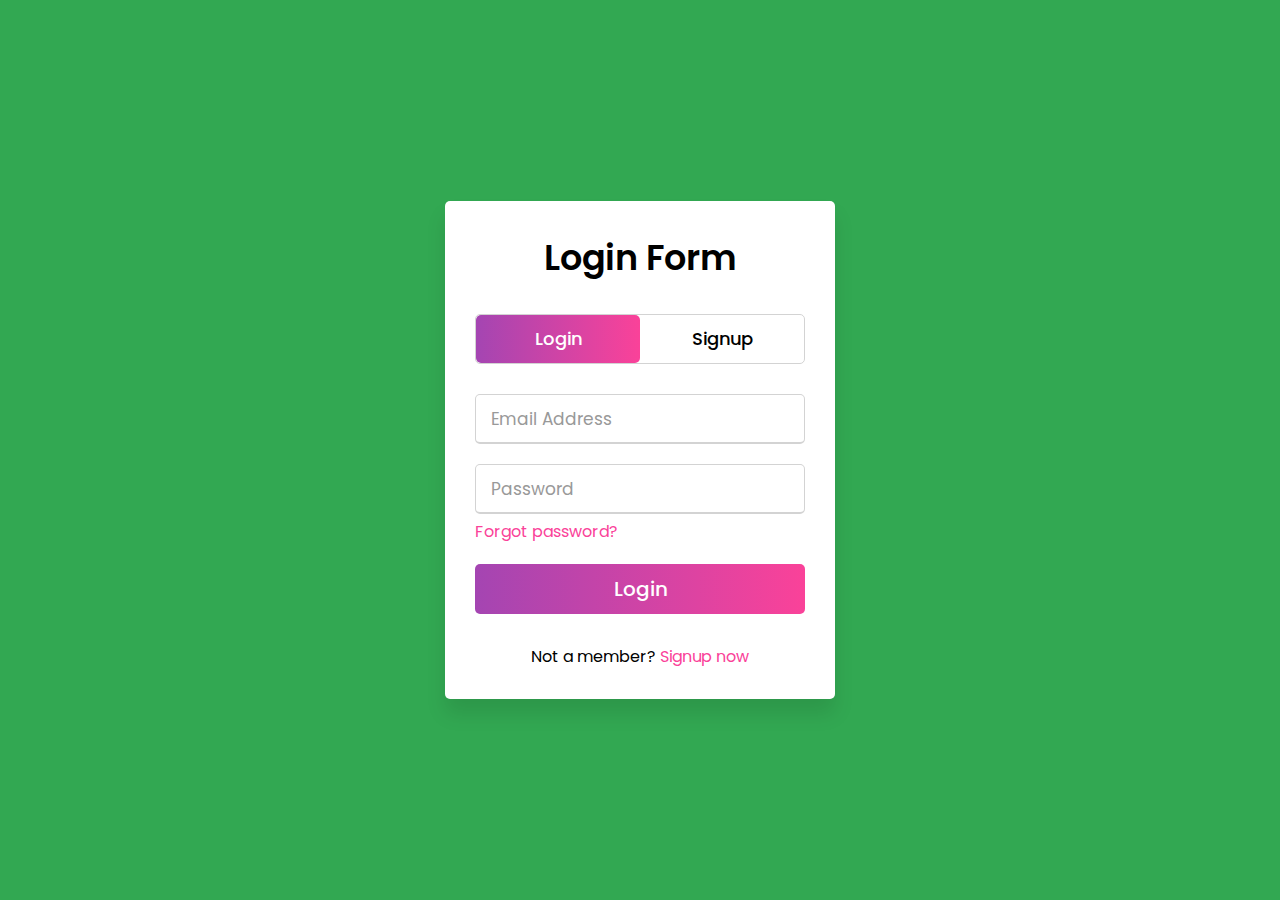
<file: i190521-Task3/index.html>
<!DOCTYPE html>
<html lang="en" dir="ltr">
  <head>
    <meta charset="utf-8">
    <title>Login & Signup Form | CodingNepal</title>
    <link rel="stylesheet" href="style.css">
    <meta name="viewport" content="width=device-width, initial-scale=1.0">
  </head>
  <body>
    <div class="wrapper">
      <div class="title-text">
        <div class="title login">Login Form</div>
        <div class="title signup">Signup Form</div>
      </div>
      <div class="form-container">
        <div class="slide-controls">
          <input type="radio" name="slide" id="login" checked>
          <input type="radio" name="slide" id="signup">
          <label for="login" class="slide login">Login</label>
          <label for="signup" class="slide signup">Signup</label>
          <div class="slider-tab"></div>
        </div>
        <div class="form-inner">
          <form class="login"  method="POST" action="index_dashboard.html">
            <div class="field">
              <input type="text" placeholder="Email Address" id="Eml" required>
            </div>

            <div class="field">
              <input type="password" placeholder="Password" id="Pwd" required>
            </div>
            <div class="pass-link"><a href="#">Forgot password?</a></div>
            <div class="field btn">
              <div class="btn-layer"></div>
              <input type="submit" value="Login" id="LoginButton">
            </div>

            <div class="signup-link">Not a member? <a href="">Signup now</a></div>
          </form>


          <form class="signup" method="POST" action="index_dashboard.html">
            <div class="field">
              <input type="text" placeholder="Email Address" required>
            </div>
            <div class="field">
              <input type="password" placeholder="Password" required>
            </div>
            <div class="field">
              <input type="password" placeholder="Confirm password" required>
            </div>
            <div class="field btn">
              <div class="btn-layer"></div>
              <input type="submit" value="Signup" id="SignupButton">
            </div>
          </form>
        </div>
      </div>
    </div>

    <script>
      const loginText = document.querySelector(".title-text .login");
      const loginForm = document.querySelector("form.login");
      const loginBtn = document.querySelector("label.login");
      const signupBtn = document.querySelector("label.signup");
      const signupLink = document.querySelector("form .signup-link a");
      const SignupButton = document.getElementById('SignupButton');

      signupBtn.onclick = (()=>{
        loginForm.style.marginLeft = "-50%";
        loginText.style.marginLeft = "-50%";

      });
      loginBtn.onclick = (()=>
      {
        loginForm.style.marginLeft = "0%";
        loginText.style.marginLeft = "0%";
      });


      signupLink.onclick = (()=>
      {
        signupBtn.click();
        return false;
      });






    </script>

  </body>
</html>
</file>
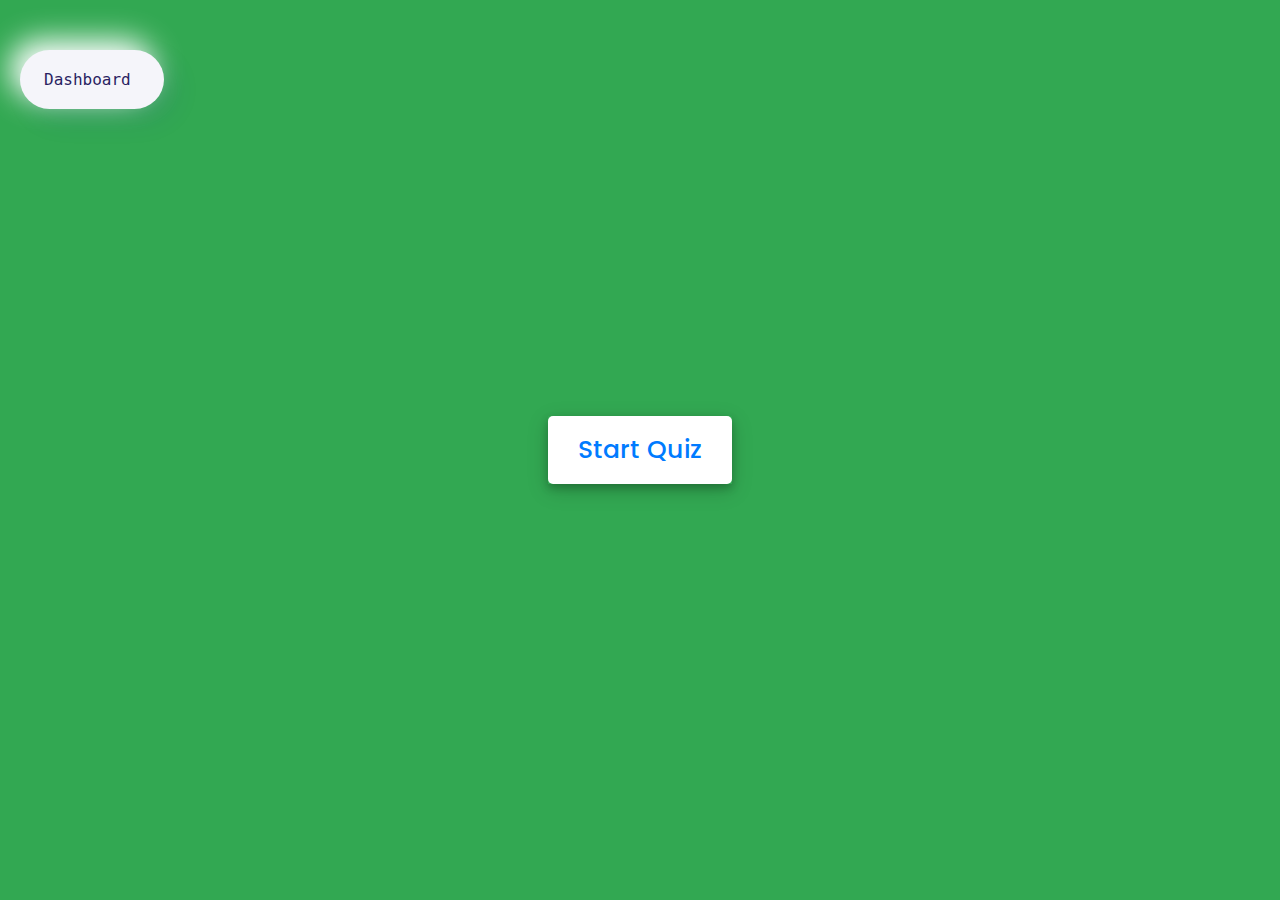
<file: i190521-Task3/index_quiz.html>
<!-- Created By CodingNepal - www.codingnepalweb.com  -->
<!DOCTYPE html>
<html lang="en">
<head>
    <meta charset="UTF-8">
    <meta name="viewport" content="width=device-width, initial-scale=1.0">
    <title>Awesome Quiz App | CodingNepal</title>
    <link rel="stylesheet" href="style_quiz.css">
    <!-- FontAweome CDN Link for Icons-->
    <link rel="stylesheet" href="https://cdnjs.cloudflare.com/ajax/libs/font-awesome/5.15.3/css/all.min.css"/>
</head>
<body>
    <!-- start Quiz button -->
    <div class="start_btn"><button>Start Quiz</button></div>

    <!-- Info Box -->
    <div class="info_box">
        <div class="info-title"><span>Some Rules of this Quiz</span></div>
        <div class="info-list">
            <div class="info">1. You will have only <span>15 seconds</span> per each question.</div>
            <div class="info">2. Once you select your answer, it can't be undone.</div>
            <div class="info">3. You can't select any option once time goes off.</div>
            <div class="info">4. You can't exit from the Quiz while you're playing.</div>
            <div class="info">5. You'll get points on the basis of your correct answers.</div>
        </div>
        <div class="buttons">
            <button class="quit">Exit Quiz</button>
            <button class="restart">Continue</button>
        </div>
    </div>

    <!-- Quiz Box -->
    <div class="quiz_box">
        <header>
            <div class="title">Awesome Quiz Application</div>
            <div class="timer">
                <div class="time_left_txt">Time Left</div>
                <div class="timer_sec">15</div>
            </div>
            <div class="time_line"></div>
        </header>
        <section>
            <div class="que_text">
                <!-- Here I've inserted question from JavaScript -->
            </div>
            <div class="option_list">
                <!-- Here I've inserted options from JavaScript -->
            </div>
        </section>

        <!-- footer of Quiz Box -->
        <footer>
            <div class="total_que">
                <!-- Here I've inserted Question Count Number from JavaScript -->
            </div>
            <button class="next_btn">Next Que</button>
        </footer>
    </div>

    <!-- Result Box -->
    <div class="result_box">
        <div class="icon">
            <i class="fas fa-crown"></i>
        </div>
        <div class="complete_text">You've completed the Quiz!</div>
        <div class="score_text">
            <!-- Here I've inserted Score Result from JavaScript -->
        </div>
        <div class="buttons">
            <button class="restart">Replay Quiz</button>
            <button class="quit">Quit Quiz</button>
        </div>
    </div>


    <button class="button-67" role="button" onclick="window.location.href='index_dashboard.html';">Dashboard </button>


    <!-- Inside this JavaScript file I've inserted Questions and Options only -->
    <script src="js_quiz/questions.js"></script>

    <!-- Inside this JavaScript file I've coded all Quiz Codes -->
    <script src="js_quiz/script.js"></script>

</body>
</html>
</file>
<file: i190521-Task3/style.css>
@import url('https://fonts.googleapis.com/css?family=Poppins:400,500,600,700&display=swap');
*{
  margin: 0;
  padding: 0;
  box-sizing: border-box;
  font-family: 'Poppins', sans-serif;
}
html,body{
  display: grid;
  height: 100%;
  width: 100%;
  place-items: center;
  background: #32a852;
}
::selection{
  background: #fa4299;
  color: #fff;
}
.wrapper{
  overflow: hidden;
  max-width: 390px;
  background: #fff;
  padding: 30px;
  border-radius: 5px;
  box-shadow: 0px 15px 20px rgba(0,0,0,0.1);
}
.wrapper .title-text{
  display: flex;
  width: 200%;
}
.wrapper .title{
  width: 50%;
  font-size: 35px;
  font-weight: 600;
  text-align: center;
  transition: all 0.6s cubic-bezier(0.68,-0.55,0.265,1.55);
}
.wrapper .slide-controls{
  position: relative;
  display: flex;
  height: 50px;
  width: 100%;
  overflow: hidden;
  margin: 30px 0 10px 0;
  justify-content: space-between;
  border: 1px solid lightgrey;
  border-radius: 5px;
}
.slide-controls .slide{
  height: 100%;
  width: 100%;
  color: #fff;
  font-size: 18px;
  font-weight: 500;
  text-align: center;
  line-height: 48px;
  cursor: pointer;
  z-index: 1;
  transition: all 0.6s ease;
}
.slide-controls label.signup{
  color: #000;
}
.slide-controls .slider-tab{
  position: absolute;
  height: 100%;
  width: 50%;
  left: 0;
  z-index: 0;
  border-radius: 5px;
  background: -webkit-linear-gradient(left, #a445b2, #fa4299);
  transition: all 0.6s cubic-bezier(0.68,-0.55,0.265,1.55);
}
input[type="radio"]{
  display: none;
}
#signup:checked ~ .slider-tab{
  left: 50%;
}
#signup:checked ~ label.signup{
  color: #fff;
  cursor: default;
  user-select: none;
}
#signup:checked ~ label.login{
  color: #000;
}
#login:checked ~ label.signup{
  color: #000;
}
#login:checked ~ label.login{
  cursor: default;
  user-select: none;
}
.wrapper .form-container{
  width: 100%;
  overflow: hidden;
}
.form-container .form-inner{
  display: flex;
  width: 200%;
}
.form-container .form-inner form{
  width: 50%;
  transition: all 0.6s cubic-bezier(0.68,-0.55,0.265,1.55);
}
.form-inner form .field{
  height: 50px;
  width: 100%;
  margin-top: 20px;
}
.form-inner form .field input{
  height: 100%;
  width: 100%;
  outline: none;
  padding-left: 15px;
  border-radius: 5px;
  border: 1px solid lightgrey;
  border-bottom-width: 2px;
  font-size: 17px;
  transition: all 0.3s ease;
}
.form-inner form .field input:focus{
  border-color: #fc83bb;
  /* box-shadow: inset 0 0 3px #fb6aae; */
}
.form-inner form .field input::placeholder{
  color: #999;
  transition: all 0.3s ease;
}
form .field input:focus::placeholder{
  color: #b3b3b3;
}
.form-inner form .pass-link{
  margin-top: 5px;
}
.form-inner form .signup-link{
  text-align: center;
  margin-top: 30px;
}
.form-inner form .pass-link a,
.form-inner form .signup-link a{
  color: #fa4299;
  text-decoration: none;
}
.form-inner form .pass-link a:hover,
.form-inner form .signup-link a:hover{
  text-decoration: underline;
}
form .btn{
  height: 50px;
  width: 100%;
  border-radius: 5px;
  position: relative;
  overflow: hidden;
}
form .btn .btn-layer{
  height: 100%;
  width: 300%;
  position: absolute;
  left: -100%;
  background: -webkit-linear-gradient(right, #a445b2, #fa4299, #a445b2, #fa4299);
  border-radius: 5px;
  transition: all 0.4s ease;;
}
form .btn:hover .btn-layer{
  left: 0;
}
form .btn input[type="submit"]{
  height: 100%;
  width: 100%;
  z-index: 1;
  position: relative;
  background: none;
  border: none;
  color: #fff;
  padding-left: 0;
  border-radius: 5px;
  font-size: 20px;
  font-weight: 500;
  cursor: pointer;
}
</file>
<file: i190521-Task3/style_quiz.css>
/* importing google fonts */
@import url('https://fonts.googleapis.com/css2?family=Poppins:wght@200;300;400;500;600;700&display=swap');
*{
    margin: 0;
    padding: 0;
    box-sizing: border-box;
    font-family: 'Poppins', sans-serif;
}

body{
    background: #32a852;
}

::selection{
    color: #fff;
    background: #007bff;
}

.start_btn,
.info_box,
.quiz_box,
.result_box{
    position: absolute;
    top: 50%;
    left: 50%;
    transform: translate(-50%, -50%);
    box-shadow: 0 4px 8px 0 rgba(0, 0, 0, 0.2),
                0 6px 20px 0 rgba(0, 0, 0, 0.19);
}

.info_box.activeInfo,
.quiz_box.activeQuiz,
.result_box.activeResult{
    opacity: 1;
    z-index: 5;
    pointer-events: auto;
    transform: translate(-50%, -50%) scale(1);
}

.start_btn button{
    font-size: 25px;
    font-weight: 500;
    color: #007bff;
    padding: 15px 30px;
    outline: none;
    border: none;
    border-radius: 5px;
    background: #fff;
    cursor: pointer;
}

.info_box{
    width: 540px;
    background: #fff;
    border-radius: 5px;
    transform: translate(-50%, -50%) scale(0.9);
    opacity: 0;
    pointer-events: none;
    transition: all 0.3s ease;
}

.info_box .info-title{
    height: 60px;
    width: 100%;
    border-bottom: 1px solid lightgrey;
    display: flex;
    align-items: center;
    padding: 0 30px;
    border-radius: 5px 5px 0 0;
    font-size: 20px;
    font-weight: 600;
}

.info_box .info-list{
    padding: 15px 30px;
}

.info_box .info-list .info{
    margin: 5px 0;
    font-size: 17px;
}

.info_box .info-list .info span{
    font-weight: 600;
    color: #007bff;
}
.info_box .buttons{
    height: 60px;
    display: flex;
    align-items: center;
    justify-content: flex-end;
    padding: 0 30px;
    border-top: 1px solid lightgrey;
}

.info_box .buttons button{
    margin: 0 5px;
    height: 40px;
    width: 100px;
    font-size: 16px;
    font-weight: 500;
    cursor: pointer;
    border: none;
    outline: none;
    border-radius: 5px;
    border: 1px solid #007bff;
    transition: all 0.3s ease;
}

.quiz_box{
    width: 550px;
    background: #fff;
    border-radius: 5px;
    transform: translate(-50%, -50%) scale(0.9);
    opacity: 0;
    pointer-events: none;
    transition: all 0.3s ease;
}

.quiz_box header{
    position: relative;
    z-index: 2;
    height: 70px;
    padding: 0 30px;
    background: #fff;
    border-radius: 5px 5px 0 0;
    display: flex;
    align-items: center;
    justify-content: space-between;
    box-shadow: 0px 3px 5px 1px rgba(0,0,0,0.1);
}

.quiz_box header .title{
    font-size: 20px;
    font-weight: 600;
}

.quiz_box header .timer{
    color: #004085;
    background: #cce5ff;
    border: 1px solid #b8daff;
    height: 45px;
    padding: 0 8px;
    border-radius: 5px;
    display: flex;
    align-items: center;
    justify-content: space-between;
    width: 145px;
}

.quiz_box header .timer .time_left_txt{
    font-weight: 400;
    font-size: 17px;
    user-select: none;
}

.quiz_box header .timer .timer_sec{
    font-size: 18px;
    font-weight: 500;
    height: 30px;
    width: 45px;
    color: #fff;
    border-radius: 5px;
    line-height: 30px;
    text-align: center;
    background: #343a40;
    border: 1px solid #343a40;
    user-select: none;
}

.quiz_box header .time_line{
    position: absolute;
    bottom: 0px;
    left: 0px;
    height: 3px;
    background: #007bff;
}

section{
    padding: 25px 30px 20px 30px;
    background: #fff;
}

section .que_text{
    font-size: 25px;
    font-weight: 600;
}

section .option_list{
    padding: 20px 0px;
    display: block;
}

section .option_list .option{
    background: aliceblue;
    border: 1px solid #84c5fe;
    border-radius: 5px;
    padding: 8px 15px;
    font-size: 17px;
    margin-bottom: 15px;
    cursor: pointer;
    transition: all 0.3s ease;
    display: flex;
    align-items: center;
    justify-content: space-between;
}

section .option_list .option:last-child{
    margin-bottom: 0px;
}

section .option_list .option:hover{
    color: #004085;
    background: #cce5ff;
    border: 1px solid #b8daff;
}

section .option_list .option.correct{
    color: #155724;
    background: #d4edda;
    border: 1px solid #c3e6cb;
}

section .option_list .option.incorrect{
    color: #721c24;
    background: #f8d7da;
    border: 1px solid #f5c6cb;
}

section .option_list .option.disabled{
    pointer-events: none;
}

section .option_list .option .icon{
    height: 26px;
    width: 26px;
    border: 2px solid transparent;
    border-radius: 50%;
    text-align: center;
    font-size: 13px;
    pointer-events: none;
    transition: all 0.3s ease;
    line-height: 24px;
}
.option_list .option .icon.tick{
    color: #23903c;
    border-color: #23903c;
    background: #d4edda;
}

.option_list .option .icon.cross{
    color: #a42834;
    background: #f8d7da;
    border-color: #a42834;
}

footer{
    height: 60px;
    padding: 0 30px;
    display: flex;
    align-items: center;
    justify-content: space-between;
    border-top: 1px solid lightgrey;
}

footer .total_que span{
    display: flex;
    user-select: none;
}

footer .total_que span p{
    font-weight: 500;
    padding: 0 5px;
}

footer .total_que span p:first-child{
    padding-left: 0px;
}

footer button{
    height: 40px;
    padding: 0 13px;
    font-size: 18px;
    font-weight: 400;
    cursor: pointer;
    border: none;
    outline: none;
    color: #fff;
    border-radius: 5px;
    background: #007bff;
    border: 1px solid #007bff;
    line-height: 10px;
    opacity: 0;
    pointer-events: none;
    transform: scale(0.95);
    transition: all 0.3s ease;
}

footer button:hover{
    background: #0263ca;
}

footer button.show{
    opacity: 1;
    pointer-events: auto;
    transform: scale(1);
}

.result_box{
    background: #fff;
    border-radius: 5px;
    display: flex;
    padding: 25px 30px;
    width: 450px;
    align-items: center;
    flex-direction: column;
    justify-content: center;
    transform: translate(-50%, -50%) scale(0.9);
    opacity: 0;
    pointer-events: none;
    transition: all 0.3s ease;
}

.result_box .icon{
    font-size: 100px;
    color: #007bff;
    margin-bottom: 10px;
}

.result_box .complete_text{
    font-size: 20px;
    font-weight: 500;
}

.result_box .score_text span{
    display: flex;
    margin: 10px 0;
    font-size: 18px;
    font-weight: 500;
}

.result_box .score_text span p{
    padding: 0 4px;
    font-weight: 600;
}

.result_box .buttons{
    display: flex;
    margin: 20px 0;
}

.result_box .buttons button{
    margin: 0 10px;
    height: 45px;
    padding: 0 20px;
    font-size: 18px;
    font-weight: 500;
    cursor: pointer;
    border: none;
    outline: none;
    border-radius: 5px;
    border: 1px solid #007bff;
    transition: all 0.3s ease;
}

.buttons button.restart{
    color: #fff;
    background: #007bff;
}

.buttons button.restart:hover{
    background: #0263ca;
}

.buttons button.quit{
    color: #007bff;
    background: #fff;
}

.buttons button.quit:hover{
    color: #fff;
    background: #007bff;
}



/* CSS */
.button-67 {
  align-items: center;
  background: #f5f5fa;
  border: 0;
  border-radius: 50px;
  box-shadow: -10px -10px 30px 0 #fff,10px 10px 30px 0 #1d0dca17;
  box-sizing: border-box;
  color: #2a1f62;
  cursor: pointer;
  display: flex;
  font-family: "Cascadia Code",Consolas,Monaco,"Andale Mono","Ubuntu Mono",monospace;
  font-size: 1rem;
  justify-content: center;
  line-height: 0.7rem;
  padding: 0px;
  position: relative;
  text-align: left;
  transition: .2s;
  user-select: none;
  -webkit-user-select: none;
  touch-action: manipulation;
  white-space:pre;
  width: max-content;
  word-break: normal;
  word-spacing: normal;
  margin-left: 20px;
  margin-top: 50px;
}

.button-67:hover {
  background: #f8f8ff;
  box-shadow: -15px -15px 30px 0 #fff, 15px 15px 30px 0 #1d0dca17;
}

@media (min-width: 768px) {
  .button-67 {
    padding: 24px;
  }
}
</file>
